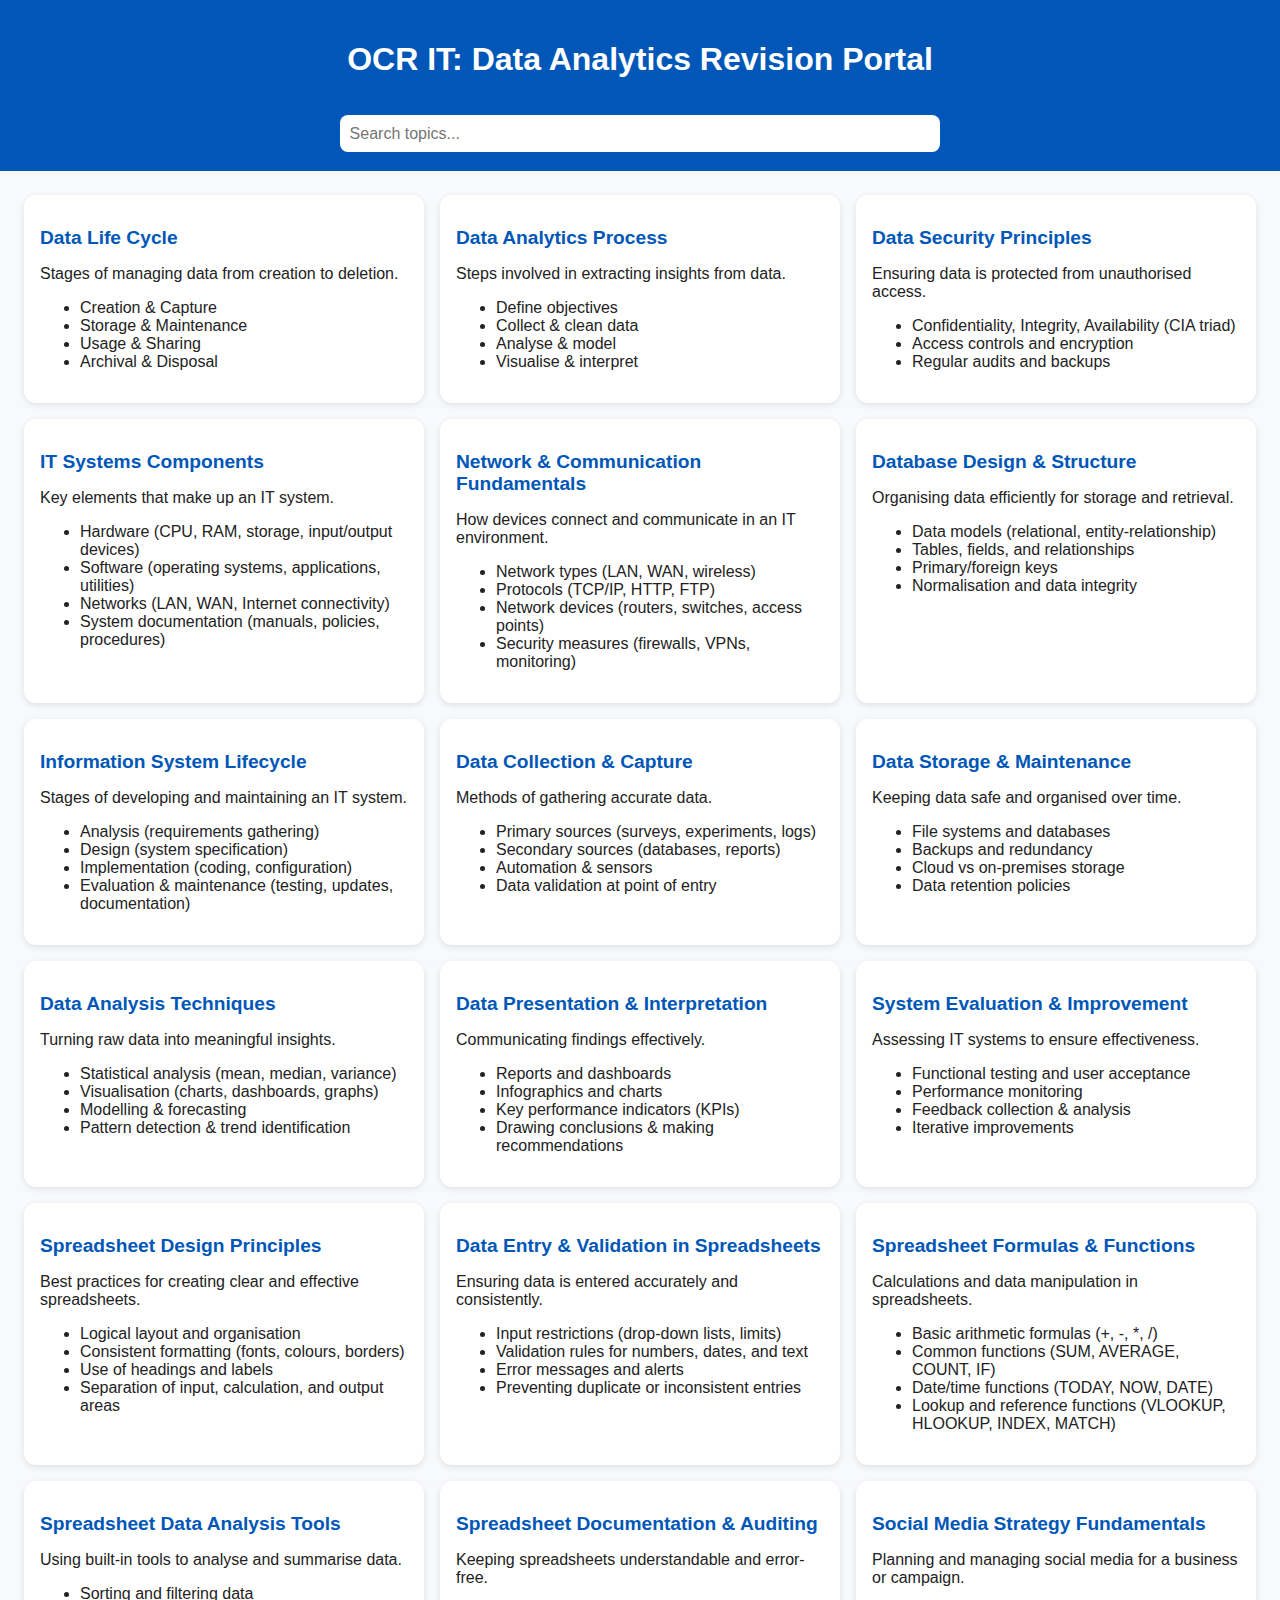
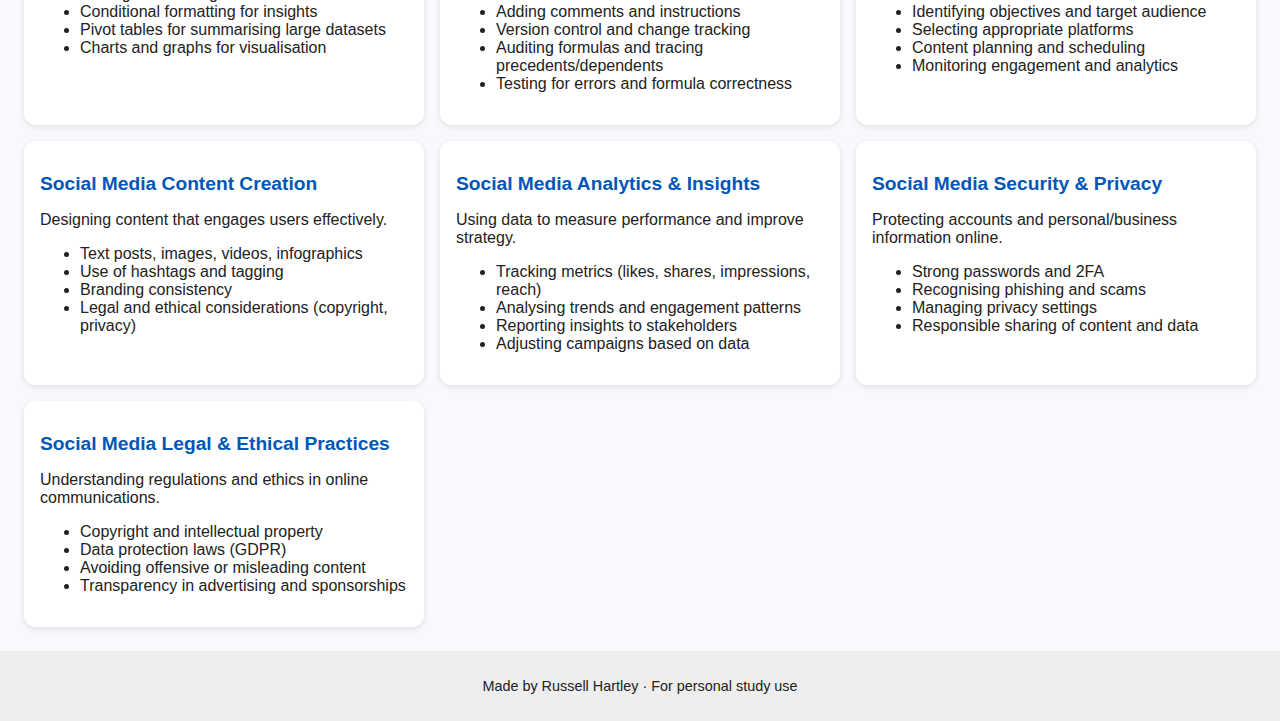
<file: index.html>
<!DOCTYPE html>
<html lang="en">
<head>
  <meta charset="UTF-8" />
  <meta name="viewport" content="width=device-width, initial-scale=1.0" />
  <title>OCR IT: Data Analytics Revision Portal</title>
  <link rel="stylesheet" href="style.css" />
</head>
<body>
  <header>
    <h1>OCR IT: Data Analytics Revision Portal</h1>
    <input type="text" id="search" placeholder="Search topics...">
  </header>

  <main id="content"></main>

  <footer>
    <p>Made by Russell Hartley · For personal study use</p>
  </footer>

  <script src="script.js"></script>
</b
</file>
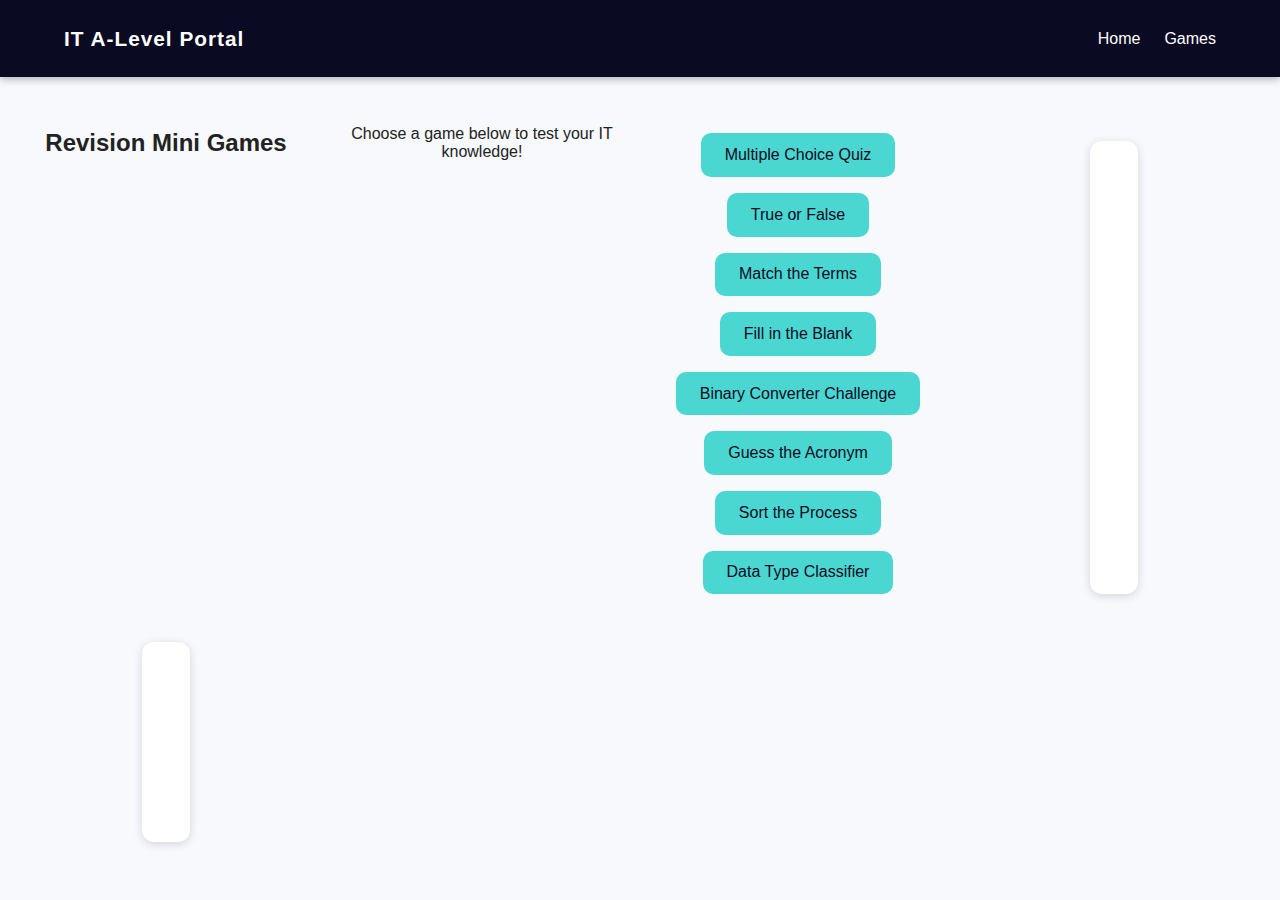
<file: games.html>
<!DOCTYPE html>
<html lang="en">
<head>
  <meta charset="UTF-8" />
  <meta name="viewport" content="width=device-width, initial-scale=1.0" />
  <title>OCR IT: Data Analytics Minigames</title>
  <link rel="stylesheet" href="style.css" />
<body>
  <nav class="navbar">
    <div class="nav-container">
      <h1 class="logo">IT A-Level Portal</h1>
      <ul class="nav-links">
        <li><a href="index.html">Home</a></li>
        <li><a href="games.html" class="active">Games</a></li>
      </ul>
    </div>
  </nav>

  <main class="games-section">
    <h2>Revision Mini Games</h2>
    <p>Choose a game below to test your IT knowledge!</p>

    <div id="game-menu" class="game-buttons"></div>
    <div id="game-area" class="game-area"></div>

    <div id="game-area" class="game-area"></div>
  </main>

  <script src="games.js"></script>
</body>
</html>
</file>
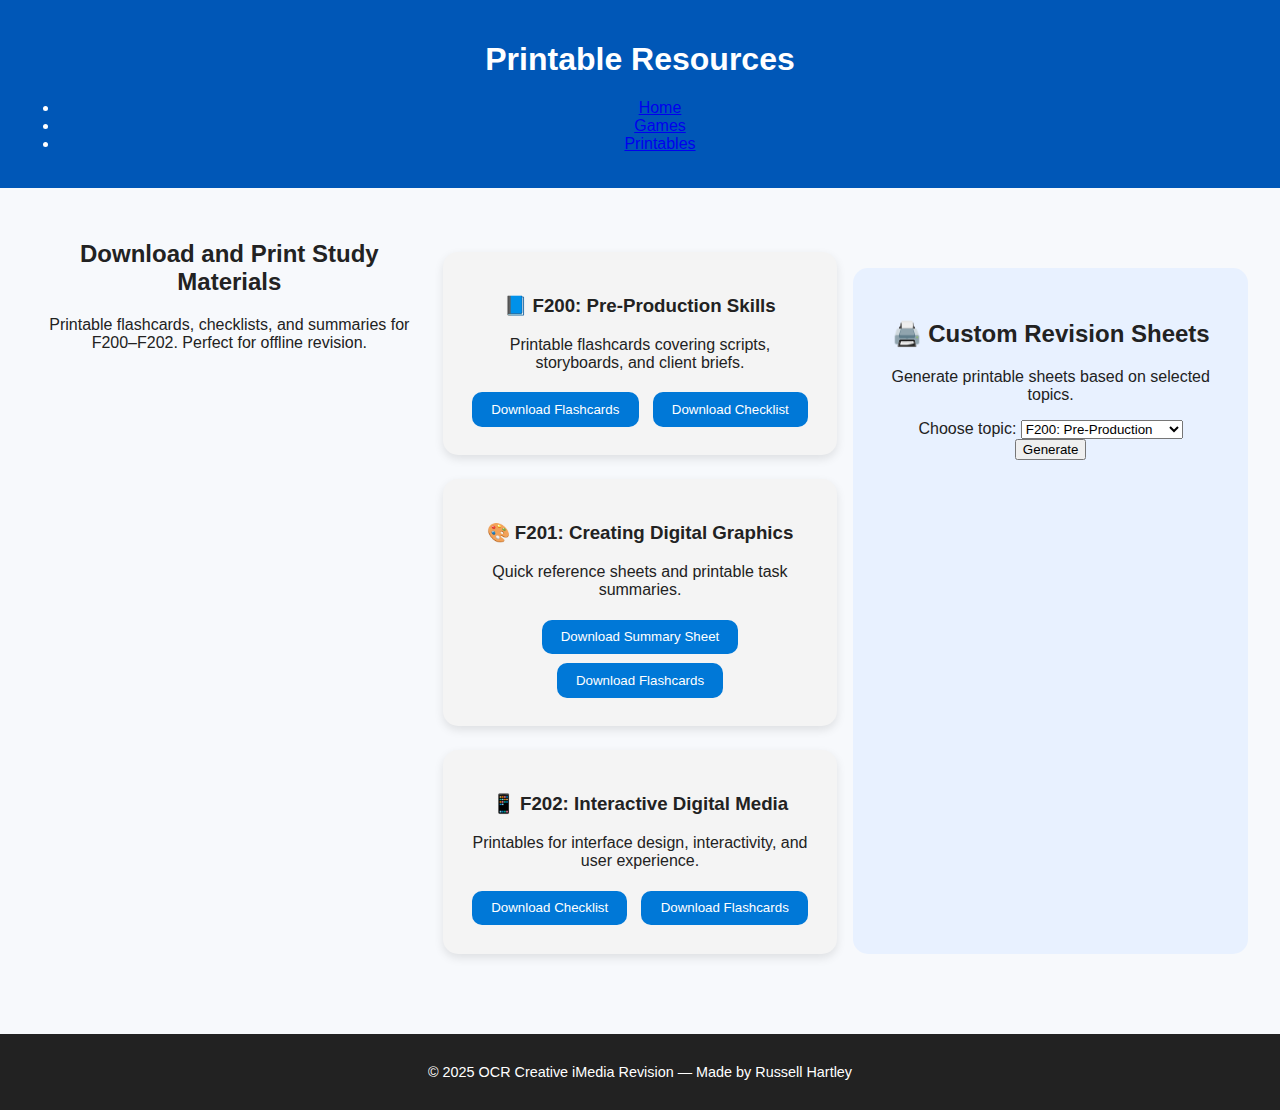
<file: printables.html>
<!DOCTYPE html>
<html lang="en">
<head>
  <meta charset="UTF-8">
  <meta name="viewport" content="width=device-width, initial-scale=1.0">
  <title>Printable Resources | OCR Creative iMedia</title>
  <link rel="stylesheet" href="style.css">
  <link rel="stylesheet" href="printables.css">
</head>
<body>
  <header>
    <h1>Printable Resources</h1>
    <nav>
      <ul>
        <li><a href="index.html">Home</a></li>
        <li><a href="games.html">Games</a></li>
        <li><a href="printables.html" class="active">Printables</a></li>
      </ul>
    </nav>
  </header>

  <main class="printables-container">
    <section class="intro">
      <h2>Download and Print Study Materials</h2>
      <p>Printable flashcards, checklists, and summaries for F200–F202. Perfect for offline revision.</p>
    </section>

    <section class="resource-grid">
      <div class="resource-card">
        <h3>📘 F200: Pre-Production Skills</h3>
        <p>Printable flashcards covering scripts, storyboards, and client briefs.</p>
        <button onclick="downloadResource('f200_flashcards.pdf')">Download Flashcards</button>
        <button onclick="downloadResource('f200_checklist.pdf')">Download Checklist</button>
      </div>

      <div class="resource-card">
        <h3>🎨 F201: Creating Digital Graphics</h3>
        <p>Quick reference sheets and printable task summaries.</p>
        <button onclick="downloadResource('f201_summary.pdf')">Download Summary Sheet</button>
        <button onclick="downloadResource('f201_flashcards.pdf')">Download Flashcards</button>
      </div>

      <div class="resource-card">
        <h3>📱 F202: Interactive Digital Media</h3>
        <p>Printables for interface design, interactivity, and user experience.</p>
        <button onclick="downloadResource('f202_checklist.pdf')">Download Checklist</button>
        <button onclick="downloadResource('f202_flashcards.pdf')">Download Flashcards</button>
      </div>
    </section>

    <section class="custom-section">
      <h2>🖨️ Custom Revision Sheets</h2>
      <p>Generate printable sheets based on selected topics.</p>
      <form id="customForm">
        <label for="topicSelect">Choose topic:</label>
        <select id="topicSelect">
          <option value="f200">F200: Pre-Production</option>
          <option value="f201">F201: Digital Graphics</option>
          <option value="f202">F202: Interactive Media</option>
        </select>
        <button type="button" onclick="generateSheet()">Generate</button>
      </form>
      <p id="output"></p>
    </section>
  </main>

  <footer>
    <p>© 2025 OCR Creative iMedia Revision — Made by Russell Hartley</p>
  </footer>

  <script src="printables.js"></script>
</body>
</html>
</file>
<file: style.css>
* {
  box-sizing: border-box;
  font-family: 'Inter', sans-serif;
}

body {
  margin: 0;
  background: #f7f9fc;
  color: #222;
}

header {
  background: #0057b7;
  color: white;
  padding: 1.2rem;
  text-align: center;
}

#search {
  width: 80%;
  max-width: 600px;
  margin-top: 1rem;
  padding: 0.6rem;
  border: none;
  border-radius: 8px;
  font-size: 1rem;
}

main {
  padding: 1.5rem;
  display: grid;
  grid-template-columns: repeat(auto-fit, minmax(300px, 1fr));
  gap: 1rem;
}

.topic {
  background: white;
  border-radius: 12px;
  padding: 1rem;
  box-shadow: 0 2px 6px rgba(0,0,0,0.1);
  transition: transform 0.15s;
}

.topic:hover {
  transform: translateY(-3px);
}

.topic h2 {
  color: #0057b7;
  font-size: 1.2rem;
  margin-bottom: 0.5rem;
}

footer {
  background: #eee;
  text-align: center;
  padding: 0.8rem;
  font-size: 0.9rem;
}

.unit {
  font-style: italic;
  color: #555;
  margin-bottom: 0.5em;
}
/* --- Navigation Bar --- */
.navbar {
  background: #0a0a23;
  color: #fff;
  padding: 0.8em 0;
  box-shadow: 0 2px 8px rgba(0,0,0,0.3);
  position: sticky;
  top: 0;
  z-index: 1000;
}

.nav-container {
  width: 90%;
  margin: 0 auto;
  display: flex;
  justify-content: space-between;
  align-items: center;
}

.logo {
  font-size: 1.3em;
  font-weight: bold;
  letter-spacing: 1px;
}

.nav-links {
  list-style: none;
  display: flex;
  gap: 1.5em;
  margin: 0;
  padding: 0;
}

.nav-links a {
  color: #fff;
  text-decoration: none;
  font-weight: 500;
  transition: color 0.2s ease-in-out;
}

.nav-links a:hover {
  color: #4ad7d1;
}
/* === Games Section === */
.games-section {
  text-align: center;
  padding: 2em 1em;
}

.game-buttons {
  display: flex;
  justify-content: center;
  flex-wrap: wrap;
  gap: 1em;
  margin-top: 1.5em;
}

.game-buttons button {
  background: #4ad7d1;
  color: #0a0a23;
  border: none;
  padding: 0.8em 1.5em;
  font-size: 1em;
  border-radius: 10px;
  cursor: pointer;
  transition: transform 0.2s, background 0.2s;
}

.game-buttons button:hover {
  background: #3bb5b0;
  transform: scale(1.05);
}

.game-area {
  margin-top: 2em;
  max-width: 700px;
  margin-inline: auto;
  background: #fff;
  padding: 1.5em;
  border-radius: 12px;
  box-shadow: 0 2px 10px rgba(0,0,0,0.15);
  min-height: 200px;
}

.quiz-option {
  display: block;
  margin: 0.5em 0;
  padding: 0.8em;
  background: #eee;
  border-radius: 8px;
  cursor: pointer;
  transition: background 0.2s;
}

.quiz-option:hover {
  background: #d8f7f5;
}

.correct {
  background: #a8f0a5 !important;
}

.incorrect {
  background: #f6a5a5 !important;
}

.match-pair {
  display: flex;
  justify-content: space-between;
  gap: 1em;
  margin: 0.5em 0;
}

.fill-input {
  width: 80%;
  padding: 0.6em;
  border: 1px solid #ccc;
  border-radius: 6px;
  margin-top: 0.5em;
}

.drag-item {
  background: #d8f7f5;
  padding: 0.8em;
  margin: 0.5em;
  border-radius: 8px;
  cursor: grab;
}

.drop-zone {
  min-height: 50px;
  background: #f8f8f8;
  border: 2px dashed #ccc;
  border-radius: 8px;
  margin: 0.5em 0;
  padding: 0.5em;
}
</file>
<file: printables.css>
.printables-container {
  padding: 2rem;
  text-align: center;
}

.resource-grid {
  display: grid;
  grid-template-columns: repeat(auto-fit, minmax(280px, 1fr));
  gap: 1.5rem;
  margin-top: 2rem;
}

.resource-card {
  background: #f4f4f4;
  border-radius: 15px;
  padding: 1.5rem;
  box-shadow: 0 4px 10px rgba(0,0,0,0.1);
  transition: 0.3s;
}

.resource-card:hover {
  transform: translateY(-5px);
}

.resource-card button {
  background: #0078d7;
  color: white;
  border: none;
  border-radius: 10px;
  padding: 0.6rem 1.2rem;
  margin: 0.3rem;
  cursor: pointer;
  transition: background 0.2s;
}

.resource-card button:hover {
  background: #005fa3;
}

.custom-section {
  margin-top: 3rem;
  background: #e8f1ff;
  padding: 2rem;
  border-radius: 15px;
}

#customForm {
  margin-top: 1rem;
}

footer {
  margin-top: 3rem;
  padding: 1rem;
  background: #222;
  color: white;
}
</file>
